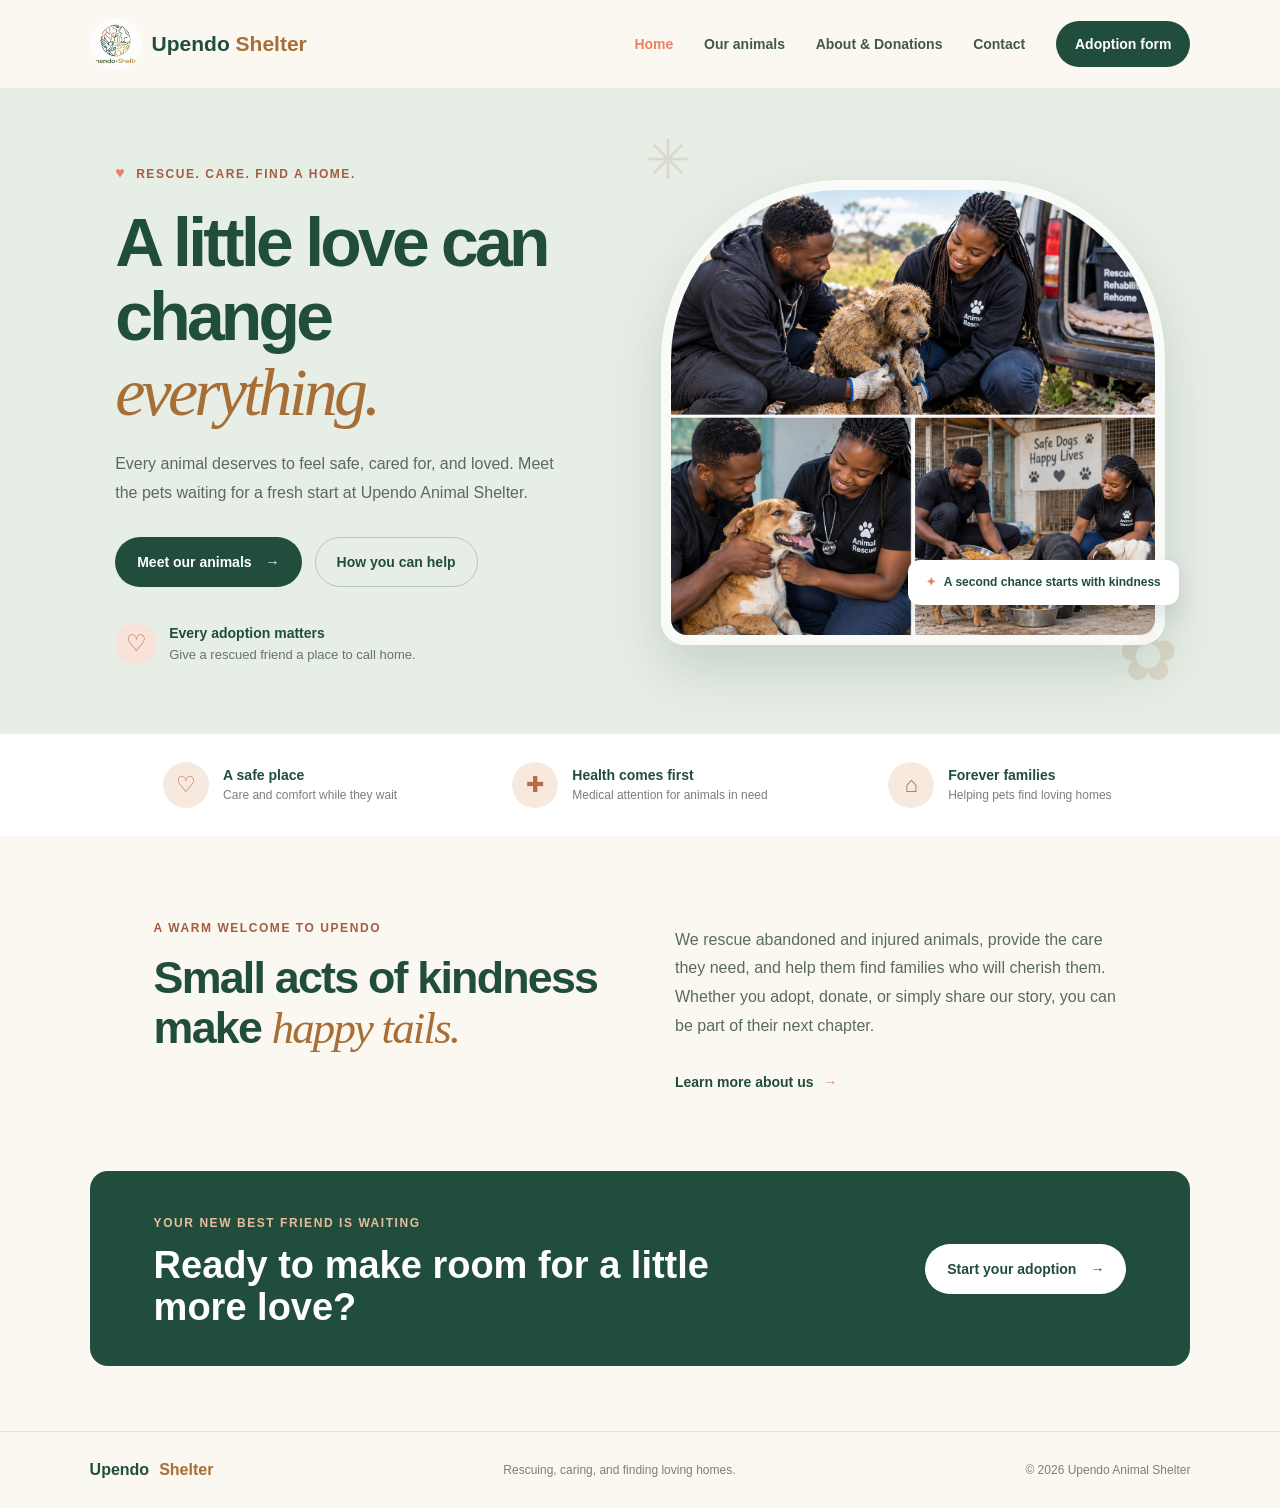
<file: index.html>
<!DOCTYPE html>
<html lang="en">
<head>
    <meta charset="UTF-8">
    <meta name="viewport" content="width=device-width, initial-scale=1.0">
    <meta name="description" content="Meet the animals at Upendo Animal Shelter and help give rescued pets a loving home.">
    <title>Upendo Animal Shelter | Every animal deserves a home</title>
    <link rel="stylesheet" href="style.css">
    <link rel="icon" type="image/jpeg" href="logo.jpg">
</head>
<body class="home-page">
    <header class="home-header">
        <a class="home-brand" href="index.html" aria-label="Upendo Animal Shelter home">
            <img src="logo.jpg" alt="" class="home-logo">
            <span>Upendo <strong>Shelter</strong></span>
        </a>
        <nav class="home-nav" aria-label="Main navigation">
            <a class="active" href="index.html" aria-current="page">Home</a>
            <a href="animal.html">Our animals</a>
            <a href="about.html">About &amp; Donations</a>
            <a href="contact.html">Contact</a>
            <a class="nav-cta" href="form.html">Adoption form</a>
        </nav>
    </header>

    <main>
        <section class="home-hero">
            <div class="hero-copy">
                <span class="eyebrow"><span aria-hidden="true">♥</span> Rescue. Care. Find a home.</span>
                <h1>A little love can change <em>everything.</em></h1>
                <p>Every animal deserves to feel safe, cared for, and loved. Meet the pets waiting for a fresh start at Upendo Animal Shelter.</p>
                <div class="hero-actions">
                    <a class="button button-primary" href="animal.html">Meet our animals <span aria-hidden="true">→</span></a>
                    <a class="button button-secondary" href="about.html">How you can help</a>
                </div>
                <div class="hero-note">
                    <span class="note-icon" aria-hidden="true">♡</span>
                    <span><strong>Every adoption matters</strong><br>Give a rescued friend a place to call home.</span>
                </div>
            </div>
            <div class="hero-photo">
                <img src="rescue.png" alt="Shelter rescuers caring for and feeding dogs">
                <div class="photo-caption"><span aria-hidden="true">✦</span> A second chance starts with kindness</div>
            </div>
            <span class="hero-decoration decoration-one" aria-hidden="true">✳</span>
            <span class="hero-decoration decoration-two" aria-hidden="true">✿</span>
        </section>

        <section class="home-impact" aria-label="Our promise">
            <div><span class="impact-icon" aria-hidden="true">♡</span><p><strong>A safe place</strong><br>Care and comfort while they wait</p></div>
            <div><span class="impact-icon" aria-hidden="true">✚</span><p><strong>Health comes first</strong><br>Medical attention for animals in need</p></div>
            <div><span class="impact-icon" aria-hidden="true">⌂</span><p><strong>Forever families</strong><br>Helping pets find loving homes</p></div>
        </section>

        <section class="home-welcome">
            <div class="welcome-copy">
                <span class="eyebrow">A warm welcome to Upendo</span>
                <h2>Small acts of kindness make <em>happy tails.</em></h2>
            </div>
            <p>We rescue abandoned and injured animals, provide the care they need, and help them find families who will cherish them. Whether you adopt, donate, or simply share our story, you can be part of their next chapter.</p>
            <a class="text-link" href="about.html">Learn more about us <span aria-hidden="true">→</span></a>
        </section>

        <section class="home-cta">
            <div>
                <span class="eyebrow">Your new best friend is waiting</span>
                <h2>Ready to make room for a little more love?</h2>
            </div>
            <a class="button button-light" href="form.html">Start your adoption <span aria-hidden="true">→</span></a>
        </section>
    </main>

    <footer class="home-footer">
        <a class="footer-brand" href="index.html">Upendo <strong>Shelter</strong></a>
        <p>Rescuing, caring, and finding loving homes.</p>
        <span>&copy; 2026 Upendo Animal Shelter</span>
    </footer>
</body>
</html>
</file>
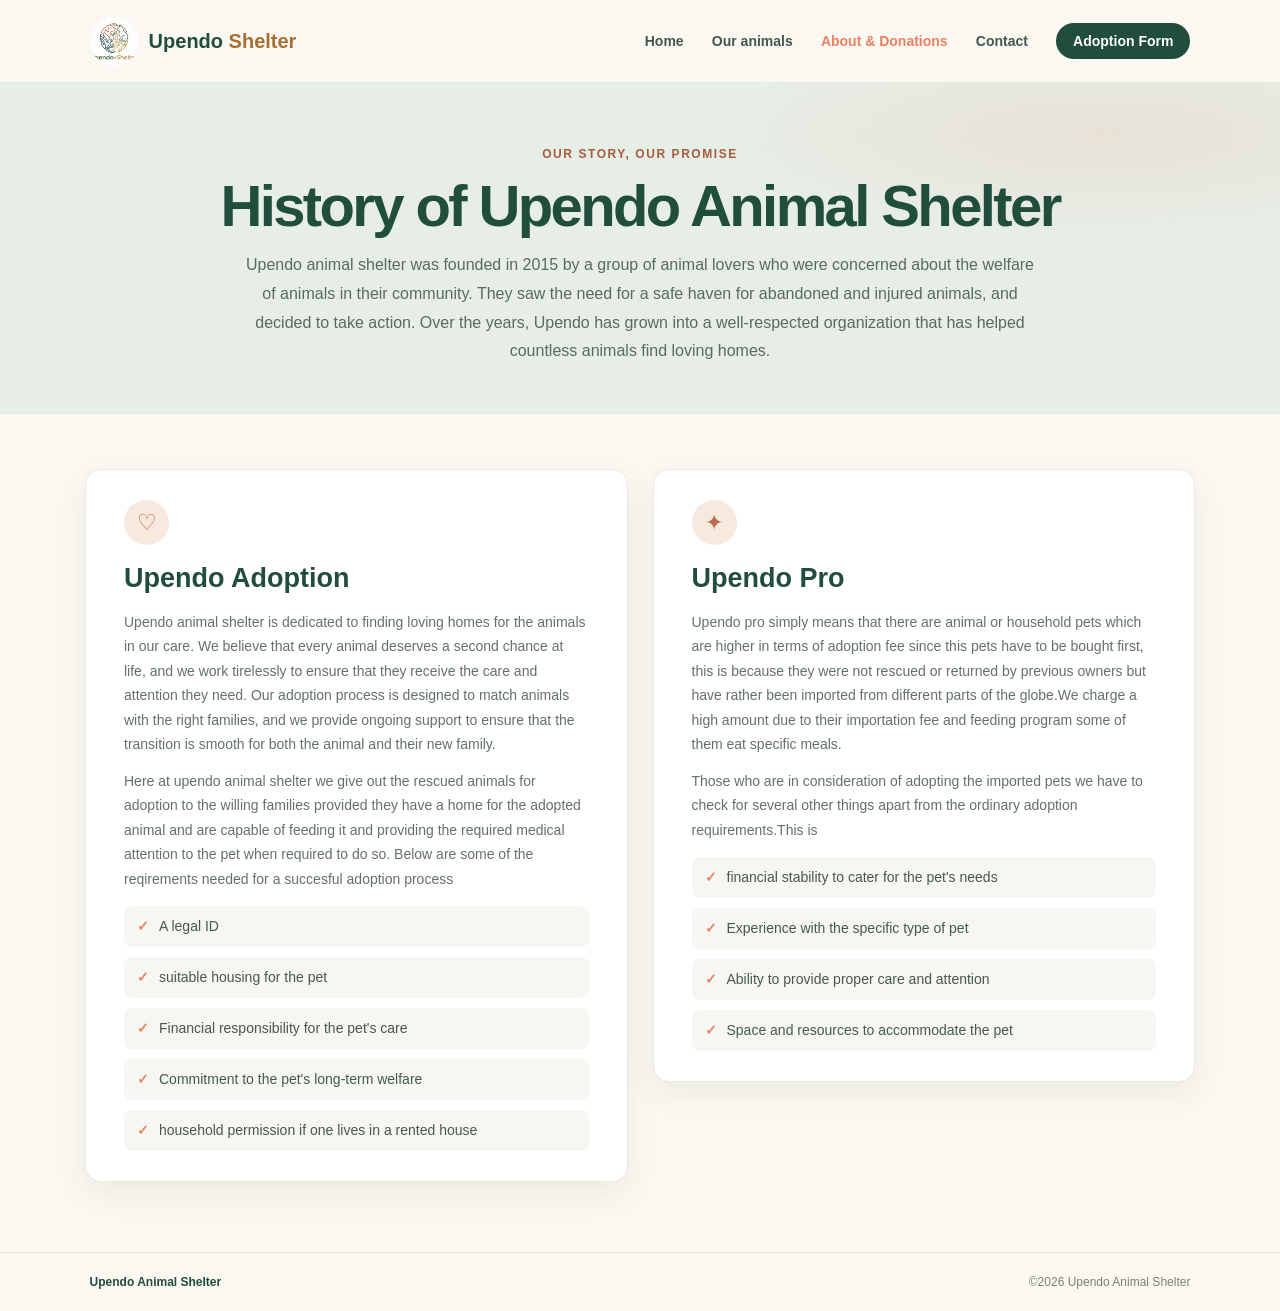
<file: about.html>
<!DOCTYPE html>
<html lang="en">
<head>
    <meta charset="UTF-8">
    <meta name="viewport" content="width=device-width, initial-scale=1.0">
    <title>About &amp; Donations | Upendo Animal Shelter</title>
    <link rel="stylesheet" href="style.css">
    <link rel="icon" type="image/jpeg" href="logo.jpg">
</head>
<body class="inner-page about-page">
    <header class="inner-header">
        <a class="inner-brand" href="index.html">
            <img src="logo.jpg" alt="" class="inner-logo">
            <span>Upendo <strong>Shelter</strong></span>
        </a>
        <nav class="inner-nav" aria-label="Main navigation">
            <a href="index.html">Home</a>
            <a href="animal.html">Our animals</a>
            <a class="active" href="about.html" aria-current="page">About &amp; Donations</a>
            <a href="contact.html">Contact</a>
            <a class="inner-nav-cta" href="form.html">Adoption Form</a>
        </nav>
    </header>

    <main>
        <section class="inner-hero">
            <span class="inner-eyebrow">Our story, our promise</span>
            <h1>History of Upendo Animal Shelter</h1>
            <p>Upendo animal shelter was founded in 2015 by a group of animal lovers who were concerned about the welfare of animals in their community.
                They saw the need for a safe haven for abandoned and injured animals, and decided to take action.
                Over the years, Upendo has grown into a well-respected organization that has helped countless animals find loving homes.</p>
        </section>

        <section class="about-content">
            <article class="about-card">
                <span class="about-card-icon" aria-hidden="true">♡</span>
                <h2>Upendo Adoption</h2>
                <p>Upendo animal shelter is dedicated to finding loving homes for the animals in our care.
                    We believe that every animal deserves a second chance at life, and we work tirelessly to ensure that they receive the care and attention they need.
                    Our adoption process is designed to match animals with the right families, and we provide ongoing support to ensure that the transition is
                    smooth for both the animal and their new family.</p>
                <p>Here at upendo animal shelter we give out the rescued animals for adoption to the willing families provided they have
                    a home for the adopted animal and are capable of feeding it and providing the required medical attention to the pet when
                    required to do so.
                    Below are some of the reqirements needed for a succesful adoption process</p>
                <ul>
                    <li>A legal ID</li>
                    <li>suitable housing for the pet</li>
                    <li>Financial responsibility for the pet's care</li>
                    <li>Commitment to the pet's long-term welfare</li>
                    <li>household permission if one lives in a rented house</li>
                </ul>
            </article>

            <article class="about-card about-pro">
                <span class="about-card-icon" aria-hidden="true">✦</span>
                <h2>Upendo Pro</h2>
                <p>Upendo pro simply means that there are animal or household pets which are higher in terms of adoption fee since this pets have to be
                    bought first, this is because they were not rescued or returned by previous owners but have rather been imported from different parts
                    of the globe.We charge a high amount due to their importation fee and feeding program some of them eat specific meals.
                </p>
                <p>Those who are in consideration of adopting the imported pets we have to check for several other things apart from the ordinary
                    adoption requirements.This is</p>
                <ul>
                    <li>financial stability to cater for the pet's needs</li>
                    <li>Experience with the specific type of pet</li>
                    <li>Ability to provide proper care and attention</li>
                    <li>Space and resources to accommodate the pet</li>
                </ul>
            </article>
        </section>

    </main>

    <footer class="inner-footer">
        <span>Upendo Animal Shelter</span>
        <span>&copy;2026 Upendo Animal Shelter</span>
    </footer>
</body>
</html>
</file>
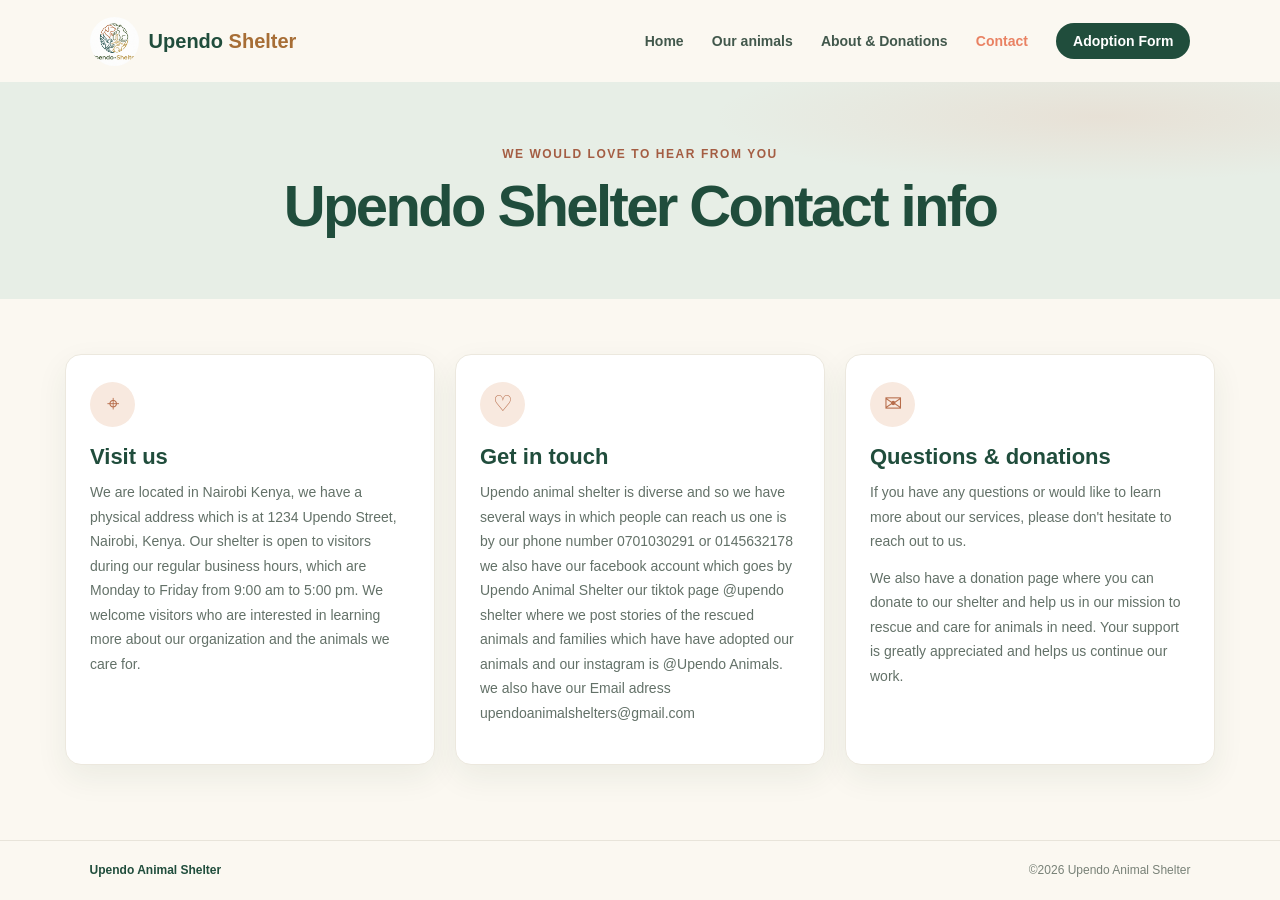
<file: contact.html>
<!DOCTYPE html>
<html lang="en">
<head>
    <meta charset="UTF-8">
    <meta name="viewport" content="width=device-width, initial-scale=1.0">
    <title>Contact | Upendo Animal Shelter</title>
    <link rel="stylesheet" href="style.css">
    <link rel="icon" type="image/jpeg" href="logo.jpg">
</head>
<body class="inner-page contact-page">
    <header class="inner-header">
        <a class="inner-brand" href="index.html">
            <img src="logo.jpg" alt="" class="inner-logo">
            <span>Upendo <strong>Shelter</strong></span>
        </a>
        <nav class="inner-nav" aria-label="Main navigation">
            <a href="index.html">Home</a>
            <a href="animal.html">Our animals</a>
            <a href="about.html">About &amp; Donations</a>
            <a class="active" href="contact.html" aria-current="page">Contact</a>
            <a class="inner-nav-cta" href="form.html">Adoption Form</a>
        </nav>
    </header>

    <main>
        <section class="inner-hero">
            <span class="inner-eyebrow">We would love to hear from you</span>
            <h1>Upendo Shelter Contact info</h1>
        </section>

        <section class="contact-grid">
            <article class="contact-card">
                <span class="contact-icon" aria-hidden="true">⌖</span>
                <h2>Visit us</h2>
                <p>We are located in Nairobi Kenya, we have a physical address which is at 1234 Upendo Street, Nairobi, Kenya.
                    Our shelter is open to visitors during our regular business hours, which are Monday to Friday from 9:00 am to 5:00 pm.
                    We welcome visitors who are interested in learning more about our organization and the animals we care for.
                </p>
            </article>
            <article class="contact-card">
                <span class="contact-icon" aria-hidden="true">♡</span>
                <h2>Get in touch</h2>
                <p>Upendo animal shelter is diverse and so we have several ways in which people can reach us
                    one is by our phone number 0701030291 or 0145632178 we also have our facebook account which goes by Upendo Animal Shelter
                    our tiktok page @upendo shelter where we post stories of the rescued animals and families which have have adopted our animals
                    and our instagram is @Upendo Animals.
                    we also have our Email adress upendoanimalshelters@gmail.com
                </p>
            </article>
            <article class="contact-card">
                <span class="contact-icon" aria-hidden="true">✉</span>
                <h2>Questions &amp; donations</h2>
                <p>If you have any questions or would like to learn more about our services, please don't hesitate to reach out to us.</p>
                <p>We also have a donation page where you can donate to our shelter and help us in our mission to rescue and care for animals in need.
                    Your support is greatly appreciated and helps us continue our work.
                </p>
            </article>
        </section>

    </main>

    <footer class="inner-footer">
        <span>Upendo Animal Shelter</span>
        <span>&copy;2026 Upendo Animal Shelter</span>
    </footer>
</body>
</html>
</file>
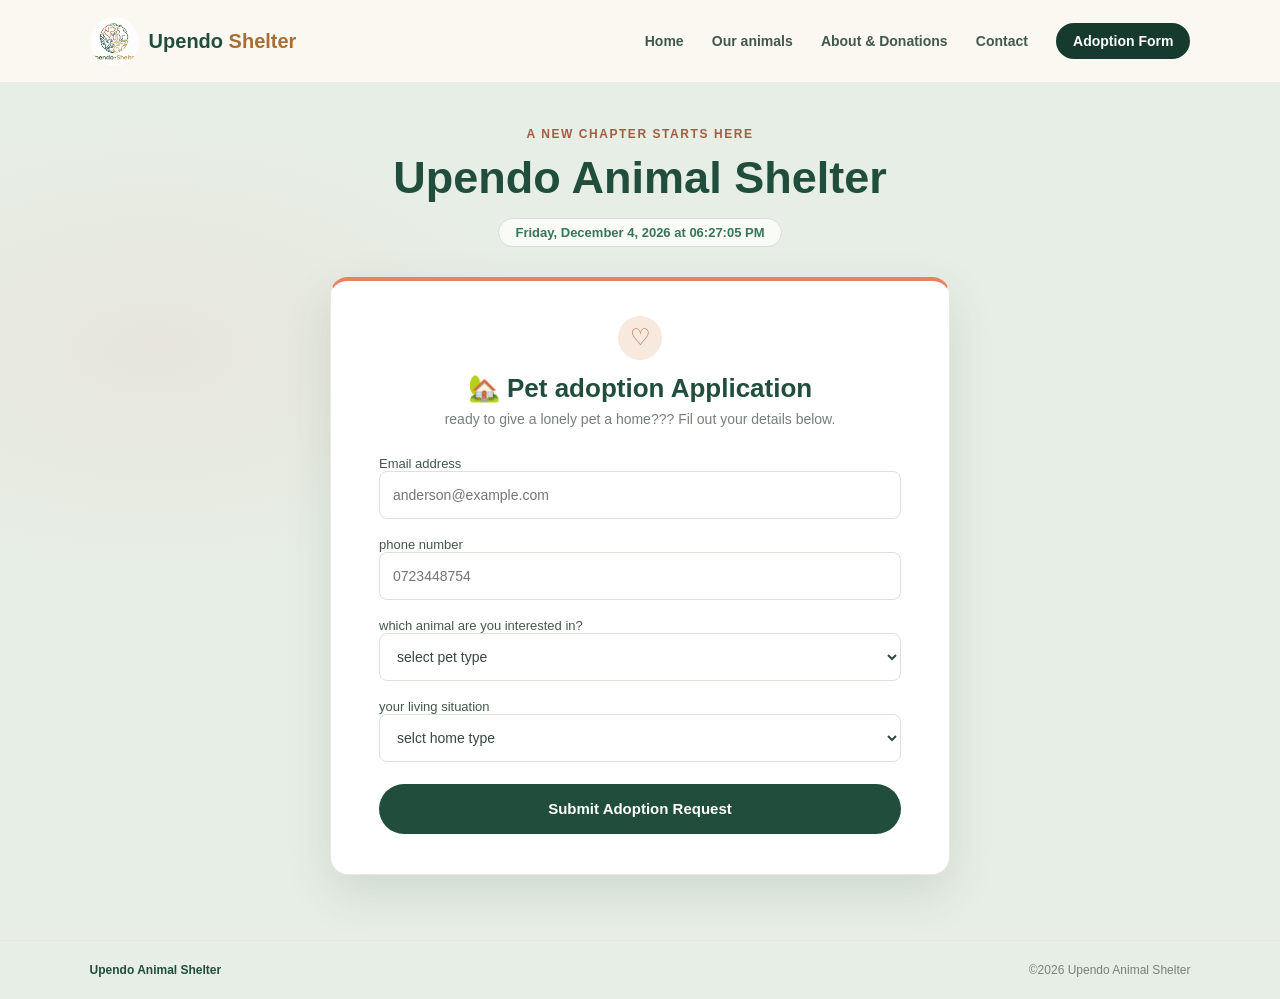
<file: form.html>
<!DOCTYPE html>
<html lang="en">
<head>
    <meta charset="UTF-8">
    <meta name="viewport" content="width=device-width, initial-scale=1.0">
    <title>Adoption Form | Upendo Animal Shelter</title>
    <link rel="stylesheet" href="style.css">
    <link rel="icon" type="image/jpeg" href="logo.jpg">
</head>
<body class="inner-page application-page">
    <header class="inner-header">
        <a class="inner-brand" href="index.html">
            <img src="logo.jpg" alt="" class="inner-logo">
            <span>Upendo <strong>Shelter</strong></span>
        </a>
        <nav class="inner-nav" aria-label="Main navigation">
            <a href="index.html">Home</a>
            <a href="animal.html">Our animals</a>
            <a href="about.html">About &amp; Donations</a>
            <a href="contact.html">Contact</a>
            <a class="inner-nav-cta active" href="form.html" aria-current="page">Adoption Form</a>
        </nav>
    </header>

    <main>
        <section class="application-heading">
            <span class="inner-eyebrow">A new chapter starts here</span>
            <h1>Upendo Animal Shelter</h1>
            <div id="live-datetime" class="datetime-display">loading current date and time...</div>
        </section>

        <section class="forms-container">
            <div class="form-intro">
                <span class="form-paw" aria-hidden="true">♡</span>
                <h2>🏡 Pet adoption Application</h2>
                <p>ready to give a lonely pet a home??? Fil out your details below.</p>
            </div>
            <form id="adoption-form">
                <div class="form-group">
                    <label for="adopt-email">Email address</label>
                    <input type="email" id="adopt-email" name="adopt-email" placeholder="anderson@example.com" required>
                </div>

                <div class="form-group">
                    <label for="adopt-phone">phone number</label>
                    <input type="tel" id="adopt-phone" name="adopt-phone" placeholder="0723448754">
                </div>

                <div class="form-group">
                    <label for="pet-type">which animal are you interested in?</label>
                    <select id="pet-type" name="pet-type" required>
                        <option value="" disabled selected>select pet type</option>
                        <option value="dog">Dog /puppy</option>
                        <option value="cat">cat /kitten</option>
                        <option value="other">other small animal</option>
                    </select>
                </div>

                <div class="form-group">
                    <label for="home-type"> your living situation</label>
                    <select id="home-type" name="home-type" required>
                        <option value="" disabled selected>selct home type</option>
                        <option value="own">own house (Fenced yard)</option>
                        <option value="rent">rented apartment/ flat (with permission to have pets)</option>
                        <option value="farm">farm / Rural Property</option>
                    </select>
                </div>

                <button type="submit" class="btn btn-adopt">Submit Adoption Request</button>
            </form>
        </section>
    </main>

    <footer class="inner-footer">
        <span>Upendo Animal Shelter</span>
        <span>&copy;2026 Upendo Animal Shelter</span>
    </footer>

    <script>
        document.getElementById('adoption-form').addEventListener('submit', function (event) {
            event.preventDefault();

            const formData = new FormData(event.currentTarget);
            const subject = 'Adoption Request';
            const body = [
                'Adoption request details:',
                `Email address: ${formData.get('adopt-email')}`,
                `Phone number: ${formData.get('adopt-phone') || 'Not provided'}`,
                `Animal interested in: ${formData.get('pet-type')}`,
                `Living situation: ${formData.get('home-type')}`
            ].join('\n');

            window.location.href = `mailto:37965kaleb@gmail.com?subject=${encodeURIComponent(subject)}&body=${encodeURIComponent(body)}`;
        });

        function updateDateTime() {
            const now = new Date();
            const options = { weekday: 'long', year: 'numeric', month: 'long', day: 'numeric', hour: '2-digit', minute: '2-digit', second: '2-digit' };
            const formattedDateTime = now.toLocaleDateString('en-US', options);
            document.getElementById('live-datetime').textContent = formattedDateTime;
        }

        setInterval(updateDateTime, 1000);
        updateDateTime();
    </script>
</body>
</html>
</file>
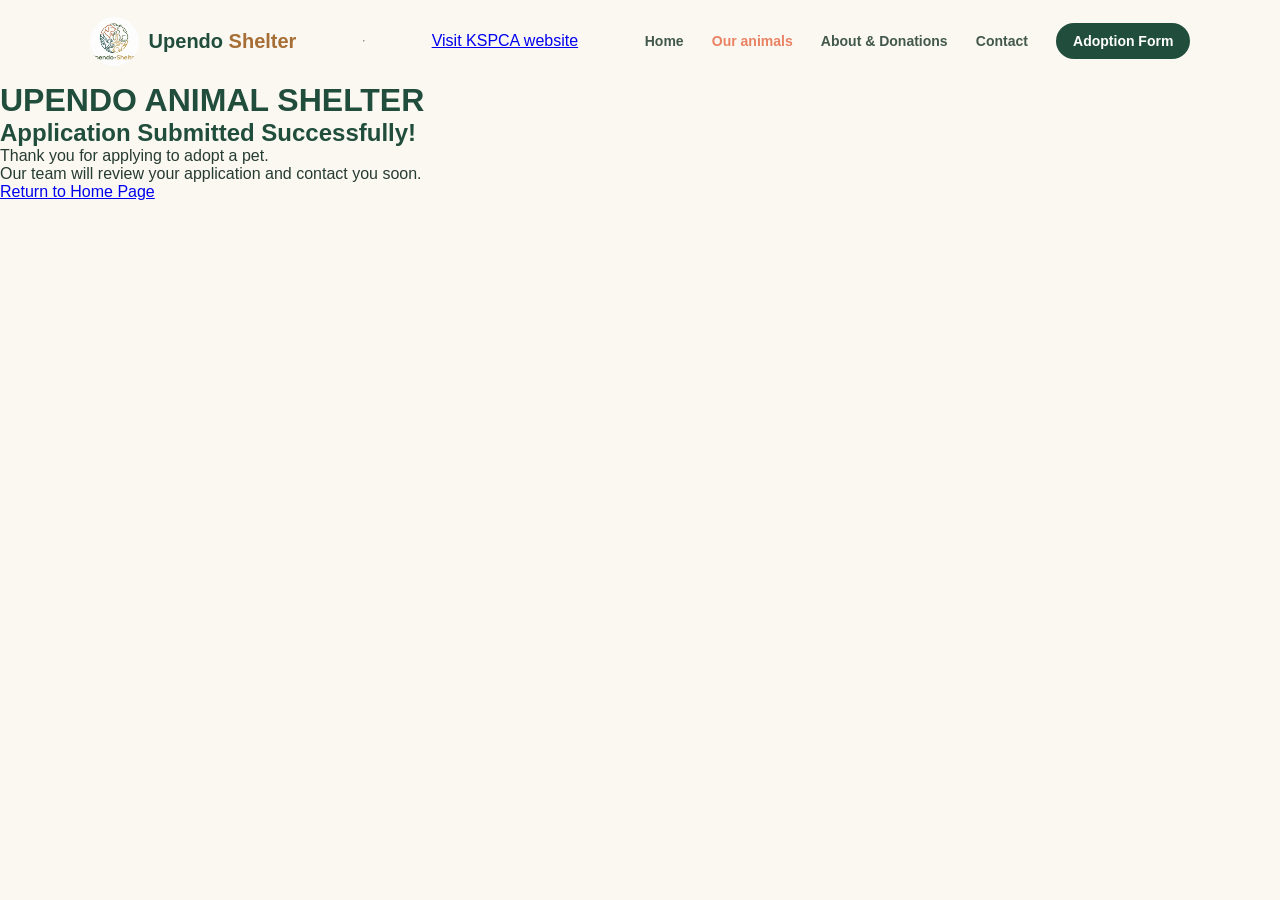
<file: submition.html>
<!DOCTYPE html>
<html>
<head>
    <meta charset="UTF-8">
    <meta name="viewport" content="width=device-width, initial-scale=1.0">
    <title>Application Submitted</title>
    <link rel="stylesheet" href="style.css">
    <link rel="icon" type="image/jpeg" href="logo.jpg">
   </head>
<body class="inner-page animals-page">
    <header class="inner-header">
        <a class="inner-brand" href="index.html">
            <img src="logo.jpg" alt="" class="inner-logo">
            <span>Upendo <strong>Shelter</strong></span>
        </a>
        <hr>
        <a href="https://www.kspca.or.ke">Visit KSPCA website</a>
        <nav class="inner-nav" aria-label="Main navigation">
            <a href="index.html">Home</a>
            <a class="active" href="animal.html" aria-current="page">Our animals</a>
            <a href="about.html">About &amp; Donations</a>
            <a href="contact.html">Contact</a>
            <a class="inner-nav-cta" href="form.html">Adoption Form</a>
        </nav>
    </header>

    <h1>UPENDO ANIMAL SHELTER</h1>

    <h2>Application Submitted Successfully!</h2>

    <p>Thank you for applying to adopt a pet.</p>

    <p>Our team will review your application
    and contact you soon.</p>

    <a href="index.html">Return to Home Page</a>

</body>
</html>
</file>
<file: style.css>
* {
    box-sizing: border-box;
    margin: 0;
    padding: 0; 
    font-family: 'Segoe UI', Tahoma, Geneva, Verdana, sans-serif ;
}

/* Homepage */
.home-page {
    --forest: #204d3c;
    --deep-forest: #163a2e;
    --sage: #e7eee6;
    --cream: #fbf8f1;
    --coral: #e98263;
    background: var(--cream);
    color: #263b32;
    padding: 0;
    line-height: 1.6;
}

.home-page .home-header {
    min-height: 88px;
    padding: 12px clamp(22px, 7vw, 108px);
    background: var(--cream);
    display: flex;
    justify-content: space-between;
    align-items: center;
    gap: 30px;
}

.home-brand,
.footer-brand {
    display: inline-flex;
    align-items: center;
    gap: 10px;
    color: var(--forest);
    text-decoration: none;
    font-size: 21px;
    font-weight: 750;
    white-space: nowrap;
}

.home-brand:hover,
.footer-brand:hover {
    color: var(--coral);
}

.home-logo {
    width: 52px;
    height: 52px;
    border-radius: 50%;
    object-fit: cover;
    background: #fff;
}

.home-brand strong,
.footer-brand strong {
    color: #a76e36;
}

.home-nav {
    display: flex;
    align-items: center;
    justify-content: flex-end;
    gap: clamp(16px, 2.4vw, 36px);
}

.home-page .home-nav a {
    color: #42584c;
    text-decoration: none;
    font-size: 14px;
    font-weight: 650;
    white-space: nowrap;
    transition: color 0.2s ease, background-color 0.2s ease;
}

.home-page .home-nav a:hover,
.home-page .home-nav a.active {
    color: var(--coral);
}

.home-page .home-nav .nav-cta {
    color: #fff;
    padding: 12px 19px;
    border-radius: 999px;
    background: var(--forest);
}

.home-page .home-nav .nav-cta:hover {
    color: #fff;
    background: var(--deep-forest);
}

.home-hero {
    min-height: 590px;
    padding: 72px clamp(22px, 9vw, 140px) 68px;
    background: var(--sage);
    display: grid;
    grid-template-columns: minmax(0, 0.95fr) minmax(340px, 1.05fr);
    align-items: center;
    gap: clamp(42px, 7vw, 100px);
    position: relative;
    overflow: hidden;
}

.hero-copy,
.hero-photo {
    position: relative;
    z-index: 1;
}

.eyebrow {
    color: #a45d43;
    font-size: 12px;
    font-weight: 750;
    letter-spacing: 0.13em;
    line-height: 1.5;
    text-transform: uppercase;
}

.hero-copy > .eyebrow span {
    color: var(--coral);
    font-size: 16px;
    margin-right: 5px;
}

.home-page h1,
.home-page h2 {
    color: var(--forest);
    text-align: left;
    font-style: normal;
    line-height: 1.1;
}

.home-page .hero-copy h1 {
    max-width: 610px;
    margin: 20px 0;
    font-size: clamp(43px, 5.3vw, 72px);
    letter-spacing: -0.055em;
}

.home-page h1 em,
.home-page h2 em {
    color: #a76e36;
    font-family: Georgia, 'Times New Roman', serif;
    font-weight: 500;
}

.home-page .hero-copy > p,
.home-page .home-welcome > p {
    max-width: 510px;
    margin: 0;
    padding: 0;
    color: #596a60;
    text-align: left;
    font-size: 16px;
    line-height: 1.8;
}

.hero-actions {
    display: flex;
    flex-wrap: wrap;
    align-items: center;
    gap: 13px;
    margin-top: 29px;
}

.home-page .button {
    display: inline-flex;
    align-items: center;
    justify-content: center;
    gap: 14px;
    min-height: 50px;
    padding: 12px 21px;
    border: 1px solid transparent;
    border-radius: 999px;
    text-decoration: none;
    font-size: 14px;
    font-weight: 700;
    transition: transform 0.2s ease, background-color 0.2s ease;
}

.home-page .button:hover {
    transform: translateY(-2px);
}

.button-primary {
    color: #fff;
    background: var(--forest);
}

.button-primary:hover {
    color: #fff;
    background: var(--deep-forest);
}

.button-secondary {
    color: var(--forest);
    border-color: #b6c7b9 !important;
    background: transparent;
}

.button-secondary:hover {
    color: var(--forest);
    background: #fff;
}

.hero-note {
    display: flex;
    align-items: center;
    gap: 12px;
    margin-top: 35px;
    color: #65756a;
    font-size: 13px;
    line-height: 1.6;
}

.hero-note strong {
    color: var(--forest);
    font-size: 14px;
}

.note-icon {
    width: 42px;
    height: 42px;
    display: grid;
    place-items: center;
    border-radius: 50%;
    background: #f7e3d9;
    color: #bd6b50;
    font-size: 23px;
}

.hero-photo {
    min-height: 400px;
    height: min(42vw, 465px);
    border: 10px solid rgba(255, 255, 255, 0.77);
    border-radius: 180px 180px 24px 24px;
    box-shadow: 0 24px 55px rgba(34, 65, 48, 0.17);
}

.hero-photo img {
    width: 100%;
    height: 100%;
    display: block;
    border-radius: 170px 170px 16px 16px;
    object-fit: cover;
    object-position: center 19%;
}

.photo-caption {
    position: absolute;
    right: -24px;
    bottom: 30px;
    padding: 13px 18px;
    border-radius: 12px;
    background: #fff;
    color: var(--forest);
    box-shadow: 0 10px 24px rgba(31, 57, 43, 0.13);
    font-size: 12px;
    font-weight: 700;
}

.photo-caption span {
    color: var(--coral);
    margin-right: 5px;
}

.hero-decoration {
    position: absolute;
    color: rgba(167, 110, 54, 0.16);
    pointer-events: none;
}

.decoration-one {
    top: 28px;
    right: 46%;
    font-size: 55px;
}

.decoration-two {
    bottom: 20px;
    right: 8%;
    font-size: 72px;
}

.home-impact {
    padding: 28px clamp(22px, 9vw, 140px);
    display: grid;
    grid-template-columns: repeat(3, 1fr);
    gap: 30px;
    background: #fff;
}

.home-impact > div {
    display: flex;
    justify-content: center;
    align-items: center;
    gap: 14px;
}

.impact-icon {
    width: 46px;
    height: 46px;
    display: grid;
    place-items: center;
    flex: 0 0 auto;
    border-radius: 50%;
    background: #f8e9df;
    color: #b76d4b;
    font-size: 22px;
}

.home-page .home-impact p {
    margin: 0;
    padding: 0;
    color: #778177;
    text-align: left;
    font-size: 12px;
    line-height: 1.6;
}

.home-impact strong {
    color: var(--forest);
    font-size: 14px;
}

.home-welcome {
    padding: 78px clamp(22px, 12vw, 185px);
    display: grid;
    grid-template-columns: 1fr 1fr;
    align-items: center;
    column-gap: 70px;
    row-gap: 18px;
}

.home-page .home-welcome h2 {
    max-width: 510px;
    margin: 14px 0 0;
    font-size: clamp(32px, 3.5vw, 46px);
    letter-spacing: -0.04em;
}

.home-page .home-welcome > p {
    max-width: 570px;
}

.text-link {
    grid-column: 2;
    justify-self: start;
    color: var(--forest);
    text-decoration: none;
    font-size: 14px;
    font-weight: 750;
}

.text-link span {
    margin-left: 6px;
    color: var(--coral);
}

.text-link:hover {
    color: var(--coral);
}

.home-cta {
    margin: 0 clamp(22px, 7vw, 108px) 65px;
    padding: 38px clamp(24px, 5vw, 70px);
    border-radius: 18px;
    background: var(--forest);
    display: flex;
    align-items: center;
    justify-content: space-between;
    gap: 30px;
}

.home-page .home-cta .eyebrow {
    color: #e8bc9e;
}

.home-page .home-cta h2 {
    max-width: 590px;
    margin: 10px 0 0;
    color: #fff;
    font-size: clamp(26px, 3vw, 38px);
}

.button-light {
    flex: 0 0 auto;
    color: var(--forest);
    background: #fff;
}

.button-light:hover {
    color: var(--forest);
    background: #f4e7d9;
}

.home-footer {
    padding: 25px clamp(22px, 7vw, 108px);
    display: flex;
    align-items: center;
    justify-content: space-between;
    gap: 18px;
    border-top: 1px solid #e8e4da;
    color: #788177;
    font-size: 12px;
}

.home-page .home-footer p {
    margin: 0;
    padding: 0;
    color: inherit;
    font-size: inherit;
    text-align: left;
}

.footer-brand {
    font-size: 16px;
}

@media (max-width: 900px) {
    .home-page .home-header {
        flex-wrap: wrap;
        justify-content: center;
        gap: 8px 26px;
        padding-top: 15px;
        padding-bottom: 15px;
    }

    .home-nav {
        justify-content: center;
        flex-wrap: wrap;
        gap: 12px 22px;
    }

    .home-hero {
        grid-template-columns: 1fr 0.9fr;
        gap: 35px;
        padding-left: 6vw;
        padding-right: 6vw;
    }

    .photo-caption {
        right: -10px;
    }
}

@media (max-width: 650px) {
    .home-nav {
        gap: 10px 16px;
    }

    .home-page .home-nav a {
        font-size: 12px;
    }

    .home-page .home-nav .nav-cta {
        padding: 9px 14px;
    }

    .home-hero {
        grid-template-columns: 1fr;
        gap: 38px;
        padding: 56px 24px 52px;
    }

    .home-page .hero-copy h1 {
        font-size: clamp(43px, 12vw, 60px);
    }

    .hero-photo {
        min-height: 300px;
        height: 76vw;
        max-height: 390px;
        margin: 0 10px;
    }

    .photo-caption {
        right: -10px;
        bottom: 18px;
        font-size: 11px;
    }

    .decoration-one {
        top: 18px;
        right: 8%;
    }

    .home-impact {
        grid-template-columns: 1fr;
        gap: 22px;
        padding: 30px 34px;
    }

    .home-impact > div {
        justify-content: flex-start;
    }

    .home-welcome {
        grid-template-columns: 1fr;
        gap: 18px;
        padding: 58px 25px;
    }

    .text-link {
        grid-column: 1;
    }

    .home-cta {
        margin: 0 18px 45px;
        padding: 30px 24px;
        align-items: flex-start;
        flex-direction: column;
    }

    .home-footer {
        align-items: flex-start;
        flex-direction: column;
        gap: 8px;
    }
}

/* Shared inner pages */
.inner-page {
    --inner-forest: #204d3c;
    --inner-deep: #163a2e;
    --inner-sage: #e7eee6;
    --inner-cream: #fbf8f1;
    --inner-coral: #e98263;
    min-height: 100vh;
    padding: 0;
    background: var(--inner-cream);
    color: #263b32;
}

.inner-page .inner-header {
    min-height: 82px;
    margin: 0;
    padding: 12px clamp(22px, 7vw, 108px);
    background: var(--inner-cream);
    display: flex;
    justify-content: space-between;
    align-items: center;
    gap: 28px;
}

.inner-brand {
    display: inline-flex;
    align-items: center;
    gap: 10px;
    color: var(--inner-forest);
    text-decoration: none;
    font-size: 20px;
    font-weight: 750;
    white-space: nowrap;
}

.inner-brand:hover {
    color: var(--inner-coral);
}

.inner-brand strong {
    color: #a76e36;
}

.inner-logo {
    width: 49px;
    height: 49px;
    border-radius: 50%;
    background: white;
    object-fit: cover;
}

.inner-page .inner-nav {
    display: flex;
    align-items: center;
    justify-content: flex-end;
    flex-wrap: wrap;
    gap: 10px clamp(14px, 2.2vw, 32px);
    padding: 0;
    background: transparent;
    box-shadow: none;
}

.inner-page .inner-nav a {
    color: #42584c;
    text-decoration: none;
    font-size: 14px;
    font-weight: 650;
    white-space: nowrap;
    transition: color 0.2s ease, background-color 0.2s ease;
}

.inner-page .inner-nav a:hover,
.inner-page .inner-nav a.active {
    color: var(--inner-coral);
}

.inner-page .inner-nav .inner-nav-cta {
    padding: 10px 17px;
    border-radius: 999px;
    color: #fff;
    background: var(--inner-forest);
}

.inner-page .inner-nav .inner-nav-cta:hover,
.inner-page .inner-nav .inner-nav-cta.active {
    color: #fff;
    background: var(--inner-deep);
}

.inner-hero {
    padding: 62px 24px 48px;
    background:
        radial-gradient(ellipse at 86% 16%, rgba(233, 130, 99, 0.12), transparent 25%),
        var(--inner-sage);
    text-align: center;
}

.inner-eyebrow {
    color: #a45d43;
    font-size: 12px;
    font-weight: 750;
    letter-spacing: 0.13em;
    text-transform: uppercase;
}

.inner-page h1,
.inner-page h2 {
    color: var(--inner-forest);
    font-style: normal;
    text-align: left;
}

.inner-page .inner-hero h1 {
    max-width: 850px;
    margin: 12px auto;
    font-size: clamp(36px, 5vw, 58px);
    line-height: 1.12;
    letter-spacing: -0.045em;
    text-align: center;
}

.inner-page .inner-hero > p {
    max-width: 790px;
    margin: 12px auto 0;
    padding: 0;
    color: #596a60;
    font-size: 16px;
    line-height: 1.8;
    text-align: center;
}

.animals-page .inner-hero {
    padding-bottom: 35px;
}

.inner-page .animal-list-title {
    margin: 30px 0 15px;
    color: var(--inner-forest);
    font-size: 19px;
    text-align: center;
}

.animal-types {
    max-width: 660px;
    margin: 0 auto;
    padding: 0;
    display: flex;
    justify-content: center;
    flex-wrap: wrap;
    gap: 10px;
    list-style: none;
}

.inner-page .animal-types li {
    padding: 8px 17px;
    border: 1px solid #d5e0d4;
    border-radius: 999px;
    background: rgba(255, 255, 255, 0.72);
    color: var(--inner-forest);
    font-size: 13px;
    font-weight: 650;
}

.animal-grid {
    max-width: 1220px;
    margin: 0 auto;
    padding: 54px 25px 70px;
    display: grid;
    grid-template-columns: repeat(2, minmax(0, 1fr));
    gap: 25px;
}

.animal-card,
.about-card,
.contact-card {
    min-width: 0;
    overflow: hidden;
    border: 1px solid #ece8de;
    border-radius: 16px;
    background: #fff;
    box-shadow: 0 12px 32px rgba(34, 65, 48, 0.07);
}

.animal-card {
    display: flex;
    flex-direction: column;
}

.animal-card-copy {
    min-height: 210px;
    padding: 25px 27px 19px;
}

.animal-number {
    color: #bd7959;
    font-size: 11px;
    font-weight: 800;
    letter-spacing: 0.14em;
}

.inner-page .animal-card h2,
.inner-page .about-card h2,
.inner-page .contact-card h2 {
    margin: 6px 0 10px;
    font-size: 25px;
    line-height: 1.2;
}

.inner-page .animal-card p,
.inner-page .about-card p,
.inner-page .contact-card p {
    margin: 0 0 12px;
    padding: 0;
    color: #637168;
    font-size: 14px;
    line-height: 1.75;
    text-align: left;
}

.inner-page .animal-card img.dog_picture,
.inner-page .animal-card img.cat_picture,
.inner-page .animal-card img.bird_picture,
.inner-page .animal-card img.rabbit_picture {
    width: 100%;
    height: clamp(270px, 34vw, 390px);
    margin: auto 0 0;
    padding: 12px;
    border: 0;
    border-top: 1px solid #f0eee7;
    border-radius: 0;
    background: #faf9f5;
    object-fit: contain;
}

.about-content {
    max-width: 1160px;
    margin: 0 auto;
    padding: 55px 25px 70px;
    display: grid;
    grid-template-columns: repeat(2, minmax(0, 1fr));
    align-items: start;
    gap: 25px;
}

.about-card {
    padding: 30px clamp(22px, 3vw, 38px);
}

.about-card-icon,
.contact-icon {
    width: 45px;
    height: 45px;
    display: inline-grid;
    place-items: center;
    border-radius: 50%;
    background: #f8e9df;
    color: #b76d4b;
    font-size: 22px;
}

.inner-page .about-card h2 {
    margin: 17px 0 15px;
    font-size: 27px;
}

.inner-page .about-card ul {
    margin: 15px 0 0;
    padding: 0;
    display: grid;
    gap: 10px;
    list-style: none;
}

.inner-page .about-card li {
    position: relative;
    padding: 10px 12px 10px 35px;
    border-radius: 8px;
    background: #f6f7f2;
    color: #46594e;
    font-size: 14px;
    line-height: 1.5;
}

.inner-page .about-card li::before {
    position: absolute;
    left: 13px;
    color: var(--inner-coral);
    content: "✓";
    font-weight: 800;
}

.contact-grid {
    max-width: 1200px;
    margin: 0 auto;
    padding: 55px 25px 75px;
    display: grid;
    grid-template-columns: repeat(3, minmax(0, 1fr));
    align-items: stretch;
    gap: 20px;
}

.contact-card {
    padding: 27px 24px;
}

.inner-page .contact-card h2 {
    margin-top: 17px;
    font-size: 22px;
}

.application-page {
    background:
        radial-gradient(ellipse at 12% 35%, rgba(233, 130, 99, 0.08), transparent 24%),
        var(--inner-sage);
}

.application-heading {
    padding: 42px 20px 20px;
    text-align: center;
}

.inner-page .application-heading h1 {
    margin: 10px 0 14px;
    font-size: clamp(32px, 4vw, 45px);
    line-height: 1.15;
    text-align: center;
}

.inner-page .datetime-display {
    display: inline-block;
    padding: 6px 16px;
    border: 1px solid #d5e0d4;
    border-radius: 20px;
    background: #f8fbf6;
    color: #39745c;
    font-size: 13px;
    font-weight: 600;
    text-align: center;
}

.inner-page .forms-container {
    width: min(100% - 36px, 620px);
    min-width: 0;
    margin: 10px auto 65px;
    padding: 35px clamp(22px, 5vw, 48px) 40px;
    border: 1px solid #ece8de;
    border-top: 4px solid var(--inner-coral);
    border-radius: 18px;
    background: #fff;
    box-shadow: 0 18px 48px rgba(34, 65, 48, 0.12);
}

.form-intro {
    margin-bottom: 28px;
    text-align: center;
}

.form-paw {
    width: 44px;
    height: 44px;
    display: inline-grid;
    place-items: center;
    border-radius: 50%;
    background: #f8e9df;
    color: #b76d4b;
    font-size: 23px;
}

.inner-page .form-intro h2 {
    margin: 13px 0 7px;
    font-size: 26px;
    text-align: center;
}

.inner-page .form-intro p {
    margin: 0;
    padding: 0;
    color: #758078;
    font-size: 14px;
    text-align: center;
}

.inner-page .forms-container form {
    display: grid;
    gap: 17px;
}

.inner-page .forms-container .form-group {
    margin: 0;
    font-size: 14px;
    font-style: normal;
}

.inner-page .forms-container .form-group label {
    margin-bottom: 7px;
    color: #42584c;
    font-size: 13px;
}

.inner-page .forms-container input,
.inner-page .forms-container select {
    width: 100%;
    min-height: 48px;
    padding: 11px 13px;
    border: 1px solid #dce3db;
    border-radius: 8px;
    background: #fff;
    color: #34483c;
    font: inherit;
    font-size: 14px;
}

.inner-page .forms-container input:focus,
.inner-page .forms-container select:focus {
    border-color: #6b9b7e;
    outline: 3px solid rgba(107, 155, 126, 0.16);
}

.inner-page .forms-container .btn {
    width: 100%;
    min-height: 50px;
    margin-top: 5px;
    padding: 14px;
    border: 0;
    border-radius: 999px;
    background: var(--inner-forest);
    color: #fff;
    cursor: pointer;
    font-size: 15px;
    font-weight: 700;
    transition: background-color 0.2s ease, transform 0.2s ease;
}

.inner-page .forms-container .btn:active {
    transform: scale(0.98);
}

.inner-page .forms-container .btn:hover {
    background: var(--inner-deep);
}

.inner-footer {
    padding: 22px clamp(22px, 7vw, 108px);
    border-top: 1px solid #e8e4da;
    display: flex;
    justify-content: space-between;
    gap: 16px;
    color: #788177;
    font-size: 12px;
}

.inner-footer span:first-child {
    color: var(--inner-forest);
    font-weight: 700;
}

@media (max-width: 850px) {
    .inner-page .inner-header {
        flex-wrap: wrap;
        justify-content: center;
        gap: 8px 24px;
        padding-top: 14px;
        padding-bottom: 14px;
    }

    .inner-page .inner-nav {
        justify-content: center;
    }

    .contact-grid {
        grid-template-columns: repeat(2, minmax(0, 1fr));
    }
}

@media (max-width: 620px) {
    .inner-page .inner-nav {
        gap: 9px 14px;
    }

    .inner-page .inner-nav a {
        font-size: 12px;
    }

    .inner-page .inner-nav .inner-nav-cta {
        padding: 8px 13px;
    }

    .inner-hero {
        padding: 45px 22px 36px;
    }

    .inner-page .inner-hero h1 {
        font-size: 39px;
    }

    .animal-grid,
    .about-content,
    .contact-grid {
        grid-template-columns: 1fr;
        padding: 35px 18px 50px;
    }

    .animal-card-copy {
        min-height: 0;
        padding: 23px 22px 18px;
    }

    .inner-page .animal-card img.dog_picture,
    .inner-page .animal-card img.cat_picture,
    .inner-page .animal-card img.bird_picture,
    .inner-page .animal-card img.rabbit_picture {
        height: min(90vw, 360px);
    }

    .application-heading {
        padding-top: 32px;
    }

    .inner-page .forms-container {
        margin-top: 8px;
        margin-bottom: 45px;
    }

    .inner-footer {
        flex-direction: column;
    }
}
</file>
